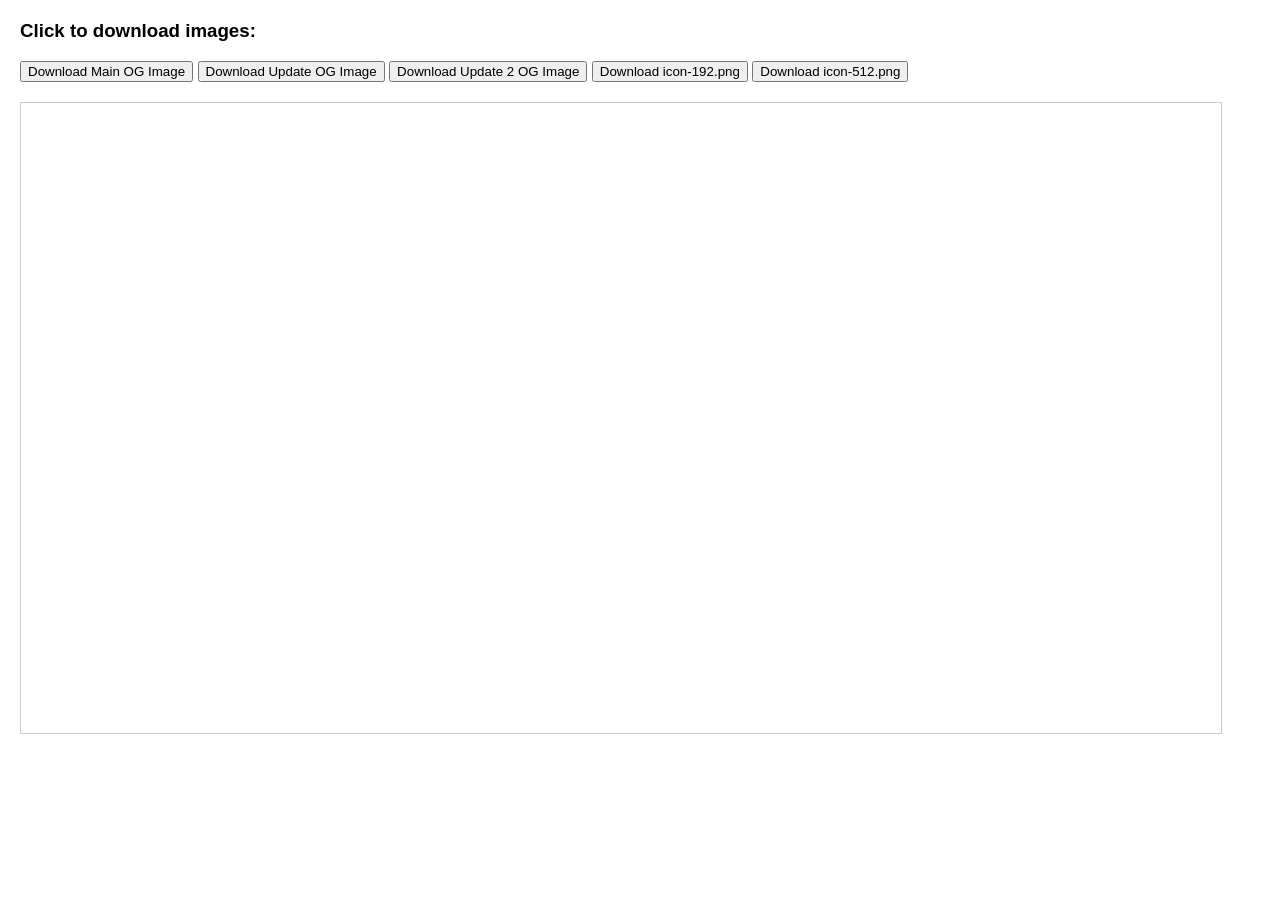
<file: generate-og.html>
<!DOCTYPE html>
<html><head><meta charset="UTF-8"><title>Generate OG Image</title></head>
<body style="margin:20px;font-family:sans-serif;">
<h3>Click to download images:</h3>
<button onclick="generateMain()">Download Main OG Image</button>
<button onclick="generateUpdate()">Download Update OG Image</button>
<button onclick="generateUpdate2()">Download Update 2 OG Image</button>
<button onclick="generateIcon(192)">Download icon-192.png</button>
<button onclick="generateIcon(512)">Download icon-512.png</button>
<canvas id="c" width="1200" height="630" style="display:block;margin-top:20px;border:1px solid #ccc;max-width:100%;"></canvas>
<script>
function generateMain() {
    var c = document.getElementById('c');
    c.width = 1200; c.height = 630;
    var ctx = c.getContext('2d');
    ctx.fillStyle = '#1A1108';
    ctx.fillRect(0, 0, 1200, 630);
    ctx.fillStyle = '#E8A317';
    ctx.fillRect(0, 590, 1200, 40);
    // Logo circle
    ctx.beginPath(); ctx.arc(600, 200, 100, 0, Math.PI * 2); ctx.fillStyle = '#1A1108'; ctx.fill();
    ctx.beginPath(); ctx.arc(600, 200, 100, 0, Math.PI * 2); ctx.strokeStyle = '#E8A317'; ctx.lineWidth = 5; ctx.stroke();
    ctx.font = '900 80px Arial'; ctx.textAlign = 'center'; ctx.fillStyle = '#FFF8E7';
    ctx.fillText('B', 572, 225); ctx.fillStyle = '#E8A317'; ctx.fillText('C', 628, 225);
    // Title
    ctx.font = '900 72px Arial'; ctx.fillStyle = '#FFF8E7';
    ctx.fillText('BabeCred', 600, 370);
    // Tagline
    ctx.font = '24px Arial'; ctx.fillStyle = '#6B6B3C';
    ctx.fillText('THE SYSTEM YOUR RELATIONSHIP ALREADY RUNS ON', 600, 420);
    // Sub
    ctx.font = '20px Arial'; ctx.fillStyle = '#CC5500';
    ctx.fillText('Track it. Plan it. Survive it.', 600, 470);
    // URL
    ctx.font = 'bold 16px Arial'; ctx.fillStyle = '#1A1108';
    ctx.fillText('BABECRED.COM', 600, 618);
    download(c, 'og-main.png');
}
function generateUpdate() {
    var c = document.getElementById('c');
    c.width = 1200; c.height = 630;
    var ctx = c.getContext('2d');
    ctx.fillStyle = '#1A1108';
    ctx.fillRect(0, 0, 1200, 630);
    ctx.fillStyle = '#E8A317';
    ctx.fillRect(0, 590, 1200, 40);
    // Header
    ctx.font = '900 48px Arial'; ctx.textAlign = 'center'; ctx.fillStyle = '#FFF8E7';
    ctx.fillText('BabeCred', 600, 70);
    ctx.font = '18px Arial'; ctx.fillStyle = '#E8A317';
    ctx.fillText('SYSTEM UPDATE', 600, 100);
    // Main title
    ctx.font = '900 56px Arial'; ctx.fillStyle = '#E8A317';
    ctx.fillText('🏀 Sports & Weather Alerts', 600, 200);
    // Features
    ctx.font = '28px Arial'; ctx.fillStyle = '#FFF8E7'; ctx.textAlign = 'left';
    var features = [
        '🏈  Patriots, Celtics, Bruins, Red Sox — auto-tracked',
        '🏆  Super Bowl, Final Four, Masters, NBA Finals',
        '⛳  Golf weather alerts when Boston hits 60°F',
        '🎮  Gaming nights when tomorrow is a day off'
    ];
    for (var i = 0; i < features.length; i++) {
        ctx.fillText(features[i], 120, 290 + i * 50);
    }
    // Bottom callout
    ctx.textAlign = 'center';
    ctx.font = 'bold 24px Arial'; ctx.fillStyle = '#CC5500';
    ctx.fillText('Plan ahead or pay the price.', 600, 540);
    ctx.font = 'bold 16px Arial'; ctx.fillStyle = '#1A1108';
    ctx.fillText('BABECRED.COM', 600, 618);
    download(c, 'og-update.png');
}
function generateUpdate2() {
    var c = document.getElementById('c');
    c.width = 1200; c.height = 630;
    var ctx = c.getContext('2d');
    ctx.fillStyle = '#1A1108';
    ctx.fillRect(0, 0, 1200, 630);
    ctx.fillStyle = '#CC5500';
    ctx.fillRect(0, 590, 1200, 40);
    // Header
    ctx.font = '900 48px Arial'; ctx.textAlign = 'center'; ctx.fillStyle = '#FFF8E7';
    ctx.fillText('BabeCred', 600, 70);
    ctx.font = '18px Arial'; ctx.fillStyle = '#E8A317';
    ctx.fillText('UPDATE #2', 600, 100);
    // Main title
    ctx.font = '900 52px Arial'; ctx.fillStyle = '#CC5500';
    ctx.fillText('👸 Babe Info Is Live', 600, 195);
    // Features
    ctx.font = '26px Arial'; ctx.fillStyle = '#FFF8E7'; ctx.textAlign = 'left';
    var features = [
        '💍  Anniversary & birthday tracking with warnings',
        '📅  Valentine\'s Day & Mother\'s Day auto-tracked',
        '🚨  Urgent alerts when you\'re cutting it close',
        '🎲  Name generator — no more excuses',
        '📱  Install as app on your phone'
    ];
    for (var i = 0; i < features.length; i++) {
        ctx.fillText(features[i], 120, 280 + i * 48);
    }
    // Bottom
    ctx.textAlign = 'center';
    ctx.font = 'bold 22px Arial'; ctx.fillStyle = '#E8A317';
    ctx.fillText('Tap 👸 to set up your dates. The system can\'t help if you don\'t.', 600, 550);
    ctx.font = 'bold 16px Arial'; ctx.fillStyle = '#1A1108';
    ctx.fillText('BABECRED.COM', 600, 618);
    download(c, 'og-update2.png');
}
function generateIcon(size) {
    var c = document.getElementById('c');
    c.width = size; c.height = size;
    var ctx = c.getContext('2d');
    var r = size / 2;
    // Dark background circle
    ctx.fillStyle = '#1A1108';
    ctx.fillRect(0, 0, size, size);
    ctx.beginPath(); ctx.arc(r, r, r * 0.92, 0, Math.PI * 2); ctx.fillStyle = '#1A1108'; ctx.fill();
    ctx.beginPath(); ctx.arc(r, r, r * 0.92, 0, Math.PI * 2); ctx.strokeStyle = '#E8A317'; ctx.lineWidth = size * 0.03; ctx.stroke();
    // BC text
    var fontSize = Math.round(size * 0.42);
    ctx.font = '900 ' + fontSize + 'px Arial';
    ctx.textAlign = 'center';
    ctx.textBaseline = 'middle';
    ctx.fillStyle = '#FFF8E7';
    ctx.fillText('B', r - size * 0.12, r);
    ctx.fillStyle = '#E8A317';
    ctx.fillText('C', r + size * 0.12, r);
    download(c, 'icon-' + size + '.png');
}
function download(canvas, name) {
    var a = document.createElement('a');
    a.href = canvas.toDataURL('image/png');
    a.download = name;
    a.click();
}
</script>
</body></html>
</file>
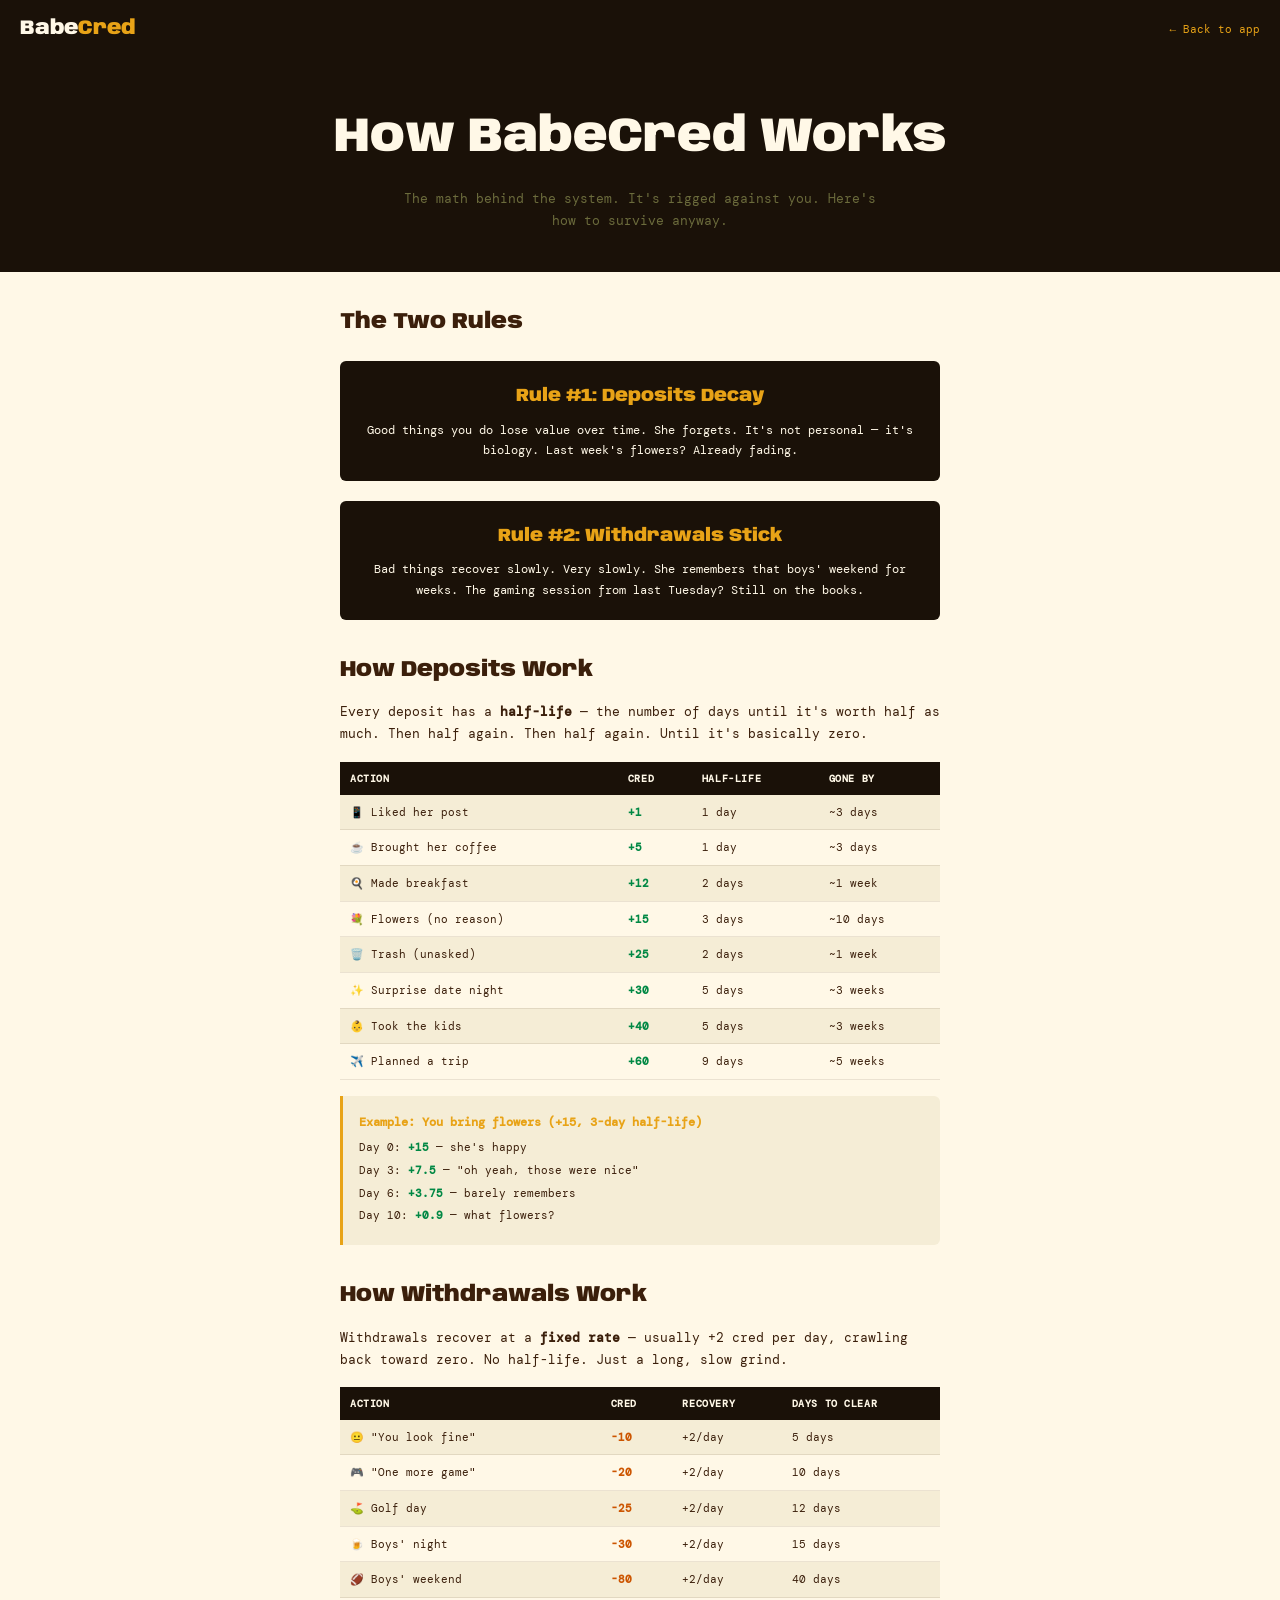
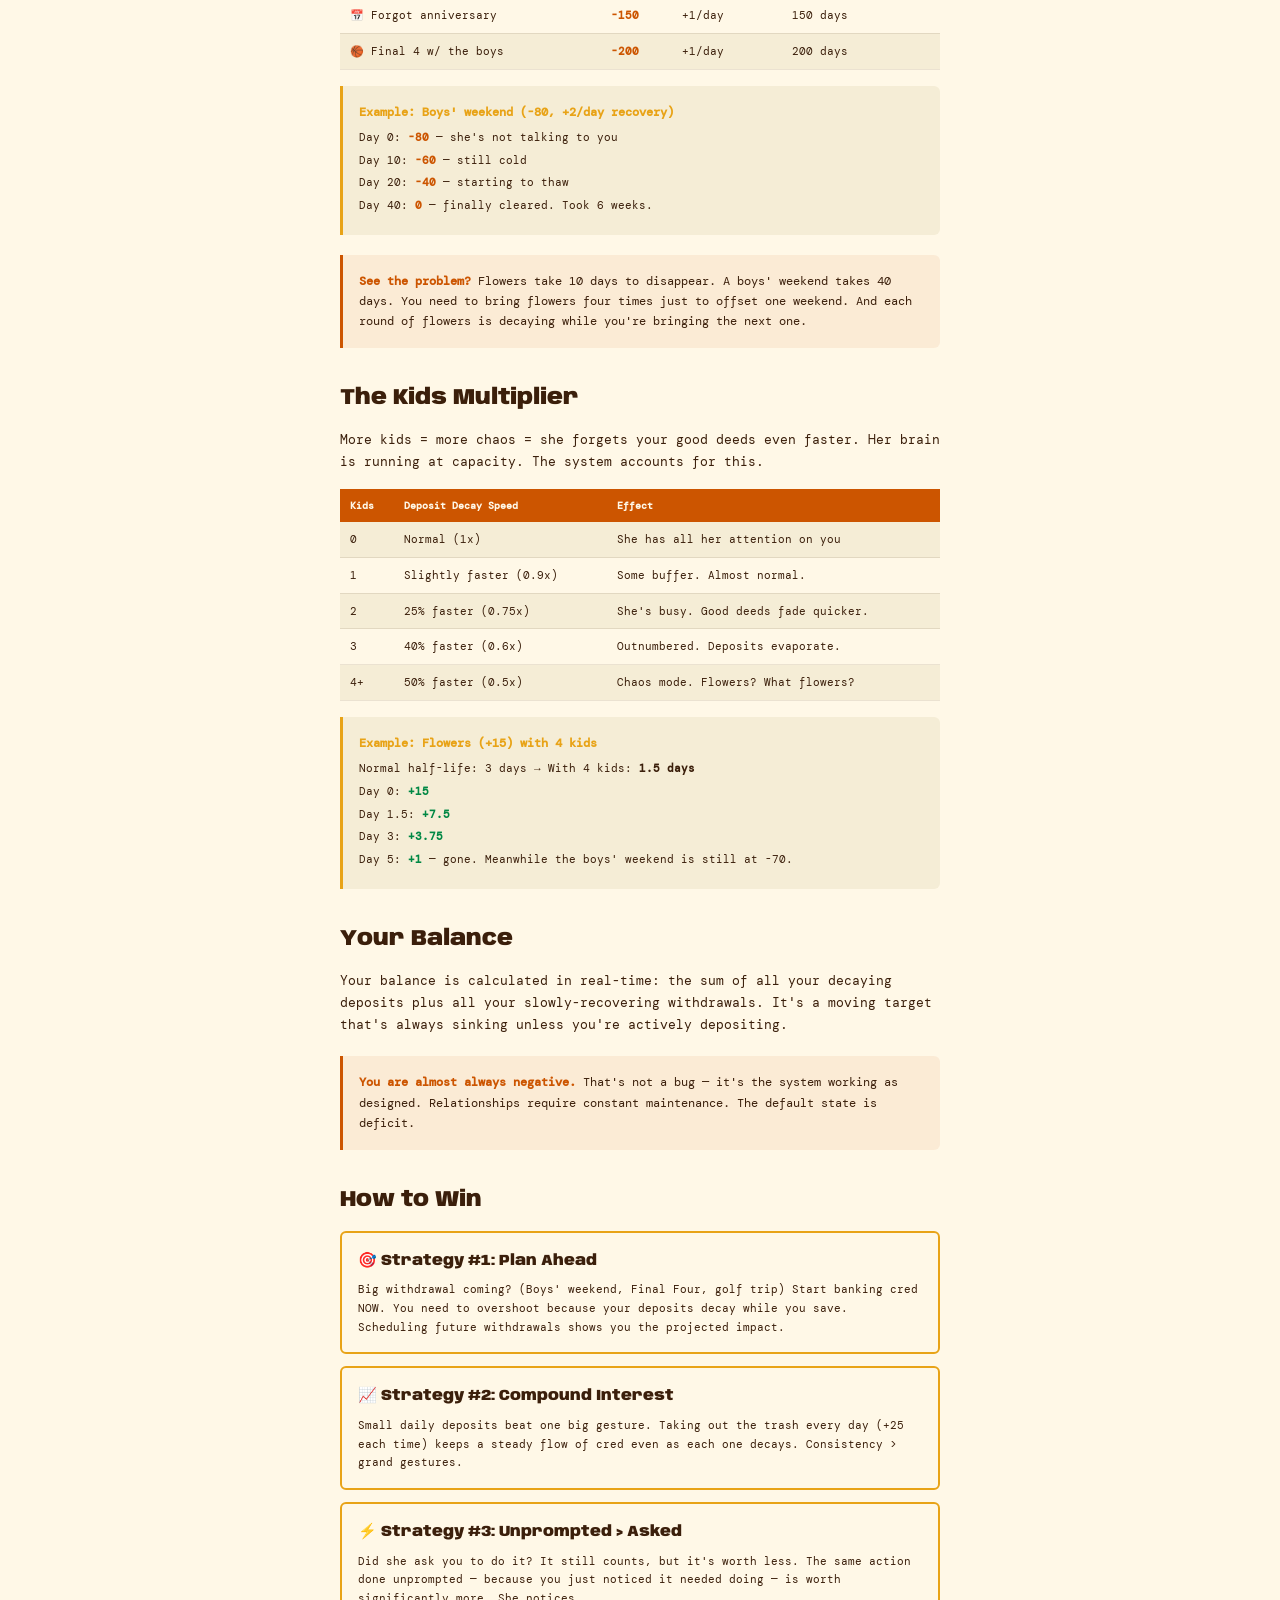
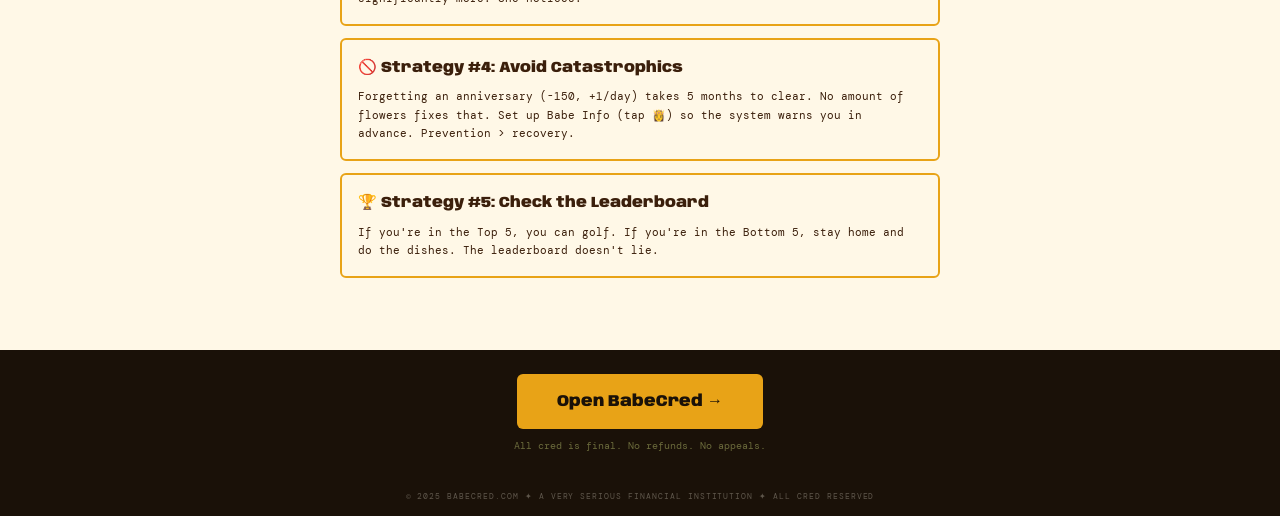
<file: how-it-works.html>
<!DOCTYPE html>
<html lang="en">
<head>
    <meta charset="UTF-8">
    <meta name="viewport" content="width=device-width, initial-scale=1.0, viewport-fit=cover">
    <title>BabeCred — How It Works</title>
    <meta property="og:title" content="BabeCred — How The System Works">
    <meta property="og:description" content="Deposits decay. Withdrawals stick. The math is rigged against you. Here's how to survive.">
    <meta property="og:image" content="https://babecred.com/og-main.png">
    <link rel="icon" type="image/svg+xml" href="logo.svg">
    <link href="https://fonts.googleapis.com/css2?family=Anybody:wght@400;700;900&family=DM+Mono:wght@300;400;500&family=Playfair+Display:ital,wght@0,400;0,700;1,400&display=swap" rel="stylesheet">
    <style>
        * { margin: 0; padding: 0; box-sizing: border-box; }
        body {
            font-family: 'DM Mono', monospace;
            background: #FFF8E7;
            color: #3B1F0B;
            line-height: 1.7;
        }
        .topbar {
            background: #1A1108;
            color: #FFF8E7;
            padding: 12px 20px;
            display: flex;
            justify-content: space-between;
            align-items: center;
        }
        .logo { font-family: 'Anybody', sans-serif; font-weight: 900; font-size: 20px; text-decoration: none; color: #FFF8E7; }
        .logo span { color: #E8A317; }
        .back-link { font-size: 11px; color: #E8A317; text-decoration: none; }
        .back-link:hover { text-decoration: underline; }

        .hero {
            background: #1A1108;
            color: #FFF8E7;
            padding: 40px 20px;
            text-align: center;
        }
        .hero h1 {
            font-family: 'Anybody', sans-serif;
            font-weight: 900;
            font-size: clamp(28px, 6vw, 48px);
            margin-bottom: 8px;
        }
        .hero p { font-size: 13px; color: #6B6B3C; max-width: 500px; margin: 0 auto; }

        .content { max-width: 640px; margin: 0 auto; padding: 32px 20px 60px; }

        h2 {
            font-family: 'Anybody', sans-serif;
            font-weight: 900;
            font-size: 22px;
            margin: 32px 0 12px;
            color: #3B1F0B;
        }
        h2:first-child { margin-top: 0; }

        p, li { font-size: 13px; margin-bottom: 12px; }
        ul { padding-left: 20px; margin-bottom: 16px; }
        li { margin-bottom: 6px; }

        .rule-box {
            background: #1A1108;
            color: #FFF8E7;
            padding: 20px;
            border-radius: 6px;
            margin: 20px 0;
            text-align: center;
        }
        .rule-box .rule-title {
            font-family: 'Anybody', sans-serif;
            font-weight: 900;
            font-size: 18px;
            color: #E8A317;
            margin-bottom: 8px;
        }
        .rule-box p { color: #FFF8E7; font-size: 12px; margin-bottom: 0; }

        .example {
            background: #F5EDD6;
            border-left: 3px solid #E8A317;
            padding: 16px;
            border-radius: 0 6px 6px 0;
            margin: 16px 0;
        }
        .example .ex-title { font-weight: 700; font-size: 12px; margin-bottom: 6px; color: #E8A317; }
        .example p { font-size: 11px; margin-bottom: 4px; }

        .decay-table {
            width: 100%;
            border-collapse: collapse;
            margin: 16px 0;
            font-size: 11px;
        }
        .decay-table th {
            background: #1A1108;
            color: #FFF8E7;
            padding: 8px 10px;
            text-align: left;
            font-size: 10px;
            text-transform: uppercase;
            letter-spacing: 0.06em;
        }
        .decay-table td {
            padding: 8px 10px;
            border-bottom: 1px solid rgba(59,31,11,0.1);
        }
        .decay-table tr:nth-child(even) { background: #F5EDD6; }
        .pos { color: #008844; font-weight: 700; }
        .neg { color: #CC5500; font-weight: 700; }

        .kids-table {
            width: 100%;
            border-collapse: collapse;
            margin: 16px 0;
            font-size: 11px;
        }
        .kids-table th {
            background: #CC5500;
            color: #FFF8E7;
            padding: 8px 10px;
            text-align: left;
            font-size: 10px;
        }
        .kids-table td { padding: 8px 10px; border-bottom: 1px solid rgba(59,31,11,0.1); }
        .kids-table tr:nth-child(even) { background: #F5EDD6; }

        .callout {
            background: rgba(204,85,0,0.08);
            border-left: 3px solid #CC5500;
            padding: 16px;
            border-radius: 0 6px 6px 0;
            margin: 20px 0;
            font-size: 12px;
        }
        .callout strong { color: #CC5500; }

        .strategy-card {
            border: 2px solid #E8A317;
            border-radius: 6px;
            padding: 16px;
            margin: 12px 0;
        }
        .strategy-card h3 {
            font-family: 'Anybody', sans-serif;
            font-size: 15px;
            font-weight: 900;
            margin-bottom: 6px;
        }
        .strategy-card p { font-size: 11px; margin-bottom: 0; }

        .cta-bar {
            background: #1A1108;
            padding: 24px 20px;
            text-align: center;
        }
        .cta-btn {
            display: inline-block;
            padding: 14px 40px;
            background: #E8A317;
            color: #1A1108;
            text-decoration: none;
            font-family: 'Anybody', sans-serif;
            font-weight: 900;
            font-size: 16px;
            border-radius: 6px;
        }
        .cta-btn:hover { background: #CC5500; color: #FFF8E7; }
        .cta-sub { font-size: 10px; color: #6B6B3C; margin-top: 8px; }

        .footer {
            background: #1A1108;
            color: rgba(255,248,231,0.3);
            padding: 12px 20px;
            text-align: center;
            font-size: 8px;
            text-transform: uppercase;
            letter-spacing: 0.12em;
        }
    </style>
</head>
<body>

<div class="topbar">
    <a href="/" class="logo">Babe<span>Cred</span></a>
    <a href="/" class="back-link">← Back to app</a>
</div>

<div class="hero">
    <h1>How BabeCred Works</h1>
    <p>The math behind the system. It's rigged against you. Here's how to survive anyway.</p>
</div>

<div class="content">

    <h2>The Two Rules</h2>

    <div class="rule-box">
        <div class="rule-title">Rule #1: Deposits Decay</div>
        <p>Good things you do lose value over time. She forgets. It's not personal — it's biology. Last week's flowers? Already fading.</p>
    </div>

    <div class="rule-box">
        <div class="rule-title">Rule #2: Withdrawals Stick</div>
        <p>Bad things recover slowly. Very slowly. She remembers that boys' weekend for weeks. The gaming session from last Tuesday? Still on the books.</p>
    </div>

    <h2>How Deposits Work</h2>

    <p>Every deposit has a <strong>half-life</strong> — the number of days until it's worth half as much. Then half again. Then half again. Until it's basically zero.</p>

    <table class="decay-table">
        <tr><th>Action</th><th>Cred</th><th>Half-Life</th><th>Gone by</th></tr>
        <tr><td>📱 Liked her post</td><td class="pos">+1</td><td>1 day</td><td>~3 days</td></tr>
        <tr><td>☕ Brought her coffee</td><td class="pos">+5</td><td>1 day</td><td>~3 days</td></tr>
        <tr><td>🍳 Made breakfast</td><td class="pos">+12</td><td>2 days</td><td>~1 week</td></tr>
        <tr><td>💐 Flowers (no reason)</td><td class="pos">+15</td><td>3 days</td><td>~10 days</td></tr>
        <tr><td>🗑️ Trash (unasked)</td><td class="pos">+25</td><td>2 days</td><td>~1 week</td></tr>
        <tr><td>✨ Surprise date night</td><td class="pos">+30</td><td>5 days</td><td>~3 weeks</td></tr>
        <tr><td>👶 Took the kids</td><td class="pos">+40</td><td>5 days</td><td>~3 weeks</td></tr>
        <tr><td>✈️ Planned a trip</td><td class="pos">+60</td><td>9 days</td><td>~5 weeks</td></tr>
    </table>

    <div class="example">
        <div class="ex-title">Example: You bring flowers (+15, 3-day half-life)</div>
        <p>Day 0: <span class="pos">+15</span> — she's happy</p>
        <p>Day 3: <span class="pos">+7.5</span> — "oh yeah, those were nice"</p>
        <p>Day 6: <span class="pos">+3.75</span> — barely remembers</p>
        <p>Day 10: <span class="pos">+0.9</span> — what flowers?</p>
    </div>

    <h2>How Withdrawals Work</h2>

    <p>Withdrawals recover at a <strong>fixed rate</strong> — usually +2 cred per day, crawling back toward zero. No half-life. Just a long, slow grind.</p>

    <table class="decay-table">
        <tr><th>Action</th><th>Cred</th><th>Recovery</th><th>Days to clear</th></tr>
        <tr><td>😐 "You look fine"</td><td class="neg">-10</td><td>+2/day</td><td>5 days</td></tr>
        <tr><td>🎮 "One more game"</td><td class="neg">-20</td><td>+2/day</td><td>10 days</td></tr>
        <tr><td>⛳ Golf day</td><td class="neg">-25</td><td>+2/day</td><td>12 days</td></tr>
        <tr><td>🍺 Boys' night</td><td class="neg">-30</td><td>+2/day</td><td>15 days</td></tr>
        <tr><td>🏈 Boys' weekend</td><td class="neg">-80</td><td>+2/day</td><td>40 days</td></tr>
        <tr><td>📅 Forgot anniversary</td><td class="neg">-150</td><td>+1/day</td><td>150 days</td></tr>
        <tr><td>🏀 Final 4 w/ the boys</td><td class="neg">-200</td><td>+1/day</td><td>200 days</td></tr>
    </table>

    <div class="example">
        <div class="ex-title">Example: Boys' weekend (-80, +2/day recovery)</div>
        <p>Day 0: <span class="neg">-80</span> — she's not talking to you</p>
        <p>Day 10: <span class="neg">-60</span> — still cold</p>
        <p>Day 20: <span class="neg">-40</span> — starting to thaw</p>
        <p>Day 40: <span class="neg">0</span> — finally cleared. Took 6 weeks.</p>
    </div>

    <div class="callout">
        <strong>See the problem?</strong> Flowers take 10 days to disappear. A boys' weekend takes 40 days. You need to bring flowers four times just to offset one weekend. And each round of flowers is decaying while you're bringing the next one.
    </div>

    <h2>The Kids Multiplier</h2>

    <p>More kids = more chaos = she forgets your good deeds even faster. Her brain is running at capacity. The system accounts for this.</p>

    <table class="kids-table">
        <tr><th>Kids</th><th>Deposit Decay Speed</th><th>Effect</th></tr>
        <tr><td>0</td><td>Normal (1x)</td><td>She has all her attention on you</td></tr>
        <tr><td>1</td><td>Slightly faster (0.9x)</td><td>Some buffer. Almost normal.</td></tr>
        <tr><td>2</td><td>25% faster (0.75x)</td><td>She's busy. Good deeds fade quicker.</td></tr>
        <tr><td>3</td><td>40% faster (0.6x)</td><td>Outnumbered. Deposits evaporate.</td></tr>
        <tr><td>4+</td><td>50% faster (0.5x)</td><td>Chaos mode. Flowers? What flowers?</td></tr>
    </table>

    <div class="example">
        <div class="ex-title">Example: Flowers (+15) with 4 kids</div>
        <p>Normal half-life: 3 days → With 4 kids: <strong>1.5 days</strong></p>
        <p>Day 0: <span class="pos">+15</span></p>
        <p>Day 1.5: <span class="pos">+7.5</span></p>
        <p>Day 3: <span class="pos">+3.75</span></p>
        <p>Day 5: <span class="pos">+1</span> — gone. Meanwhile the boys' weekend is still at -70.</p>
    </div>

    <h2>Your Balance</h2>

    <p>Your balance is calculated in real-time: the sum of all your decaying deposits plus all your slowly-recovering withdrawals. It's a moving target that's always sinking unless you're actively depositing.</p>

    <div class="callout">
        <strong>You are almost always negative.</strong> That's not a bug — it's the system working as designed. Relationships require constant maintenance. The default state is deficit.
    </div>

    <h2>How to Win</h2>

    <div class="strategy-card">
        <h3>🎯 Strategy #1: Plan Ahead</h3>
        <p>Big withdrawal coming? (Boys' weekend, Final Four, golf trip) Start banking cred NOW. You need to overshoot because your deposits decay while you save. Scheduling future withdrawals shows you the projected impact.</p>
    </div>

    <div class="strategy-card">
        <h3>📈 Strategy #2: Compound Interest</h3>
        <p>Small daily deposits beat one big gesture. Taking out the trash every day (+25 each time) keeps a steady flow of cred even as each one decays. Consistency > grand gestures.</p>
    </div>

    <div class="strategy-card">
        <h3>⚡ Strategy #3: Unprompted > Asked</h3>
        <p>Did she ask you to do it? It still counts, but it's worth less. The same action done unprompted — because you just noticed it needed doing — is worth significantly more. She notices.</p>
    </div>

    <div class="strategy-card">
        <h3>🚫 Strategy #4: Avoid Catastrophics</h3>
        <p>Forgetting an anniversary (-150, +1/day) takes 5 months to clear. No amount of flowers fixes that. Set up Babe Info (tap 👸) so the system warns you in advance. Prevention > recovery.</p>
    </div>

    <div class="strategy-card">
        <h3>🏆 Strategy #5: Check the Leaderboard</h3>
        <p>If you're in the Top 5, you can golf. If you're in the Bottom 5, stay home and do the dishes. The leaderboard doesn't lie.</p>
    </div>

</div>

<div class="cta-bar">
    <a href="/" class="cta-btn">Open BabeCred →</a>
    <div class="cta-sub">All cred is final. No refunds. No appeals.</div>
</div>

<div class="footer">
    &copy; 2025 BabeCred.com ✦ A very serious financial institution ✦ All cred reserved
</div>

</body>
</html>
</file>
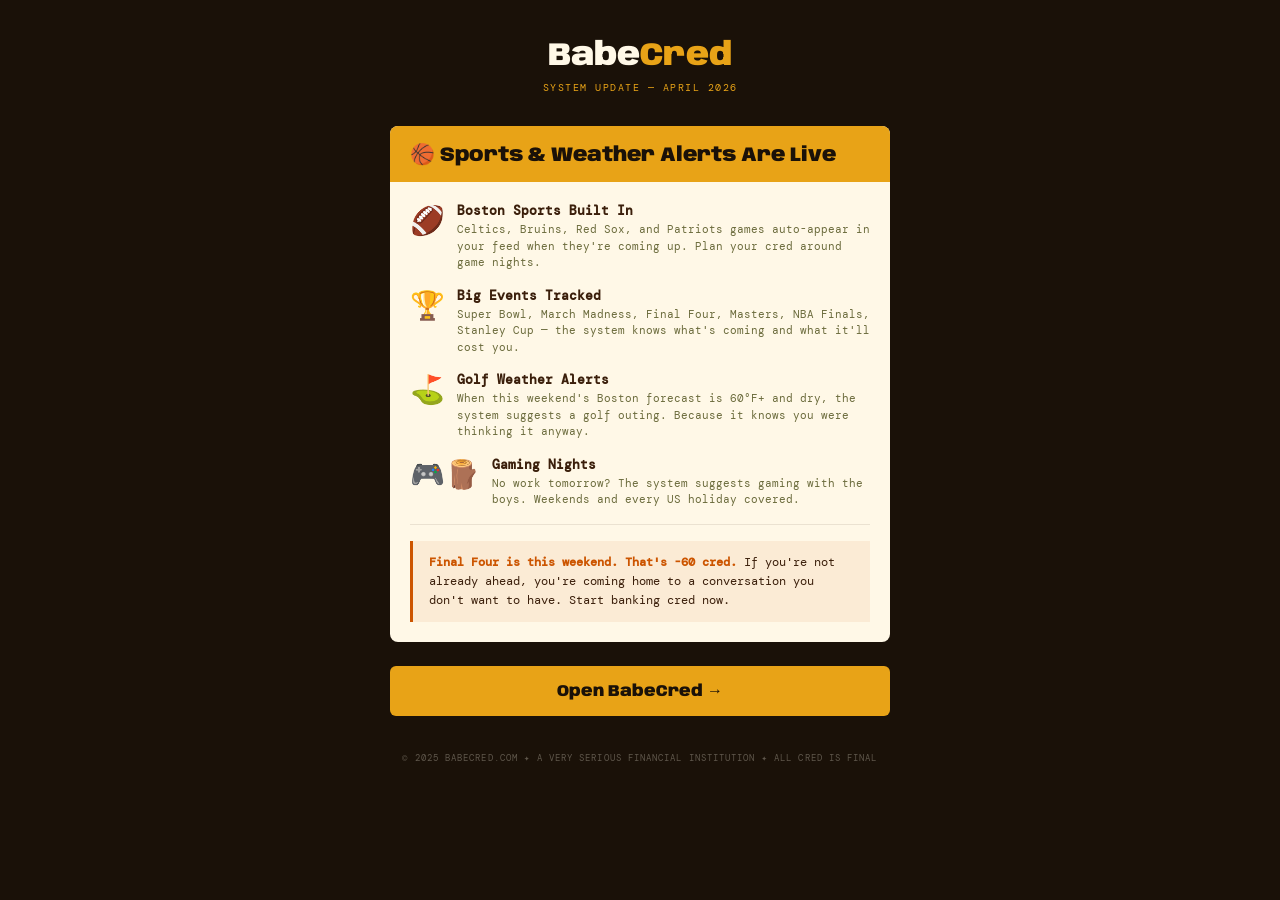
<file: update.html>
<!DOCTYPE html>
<html lang="en">
<head>
    <meta charset="UTF-8">
    <meta name="viewport" content="width=device-width, initial-scale=1.0">
    <title>BabeCred — New: Sports & Weather Alerts</title>
    <meta property="og:title" content="BabeCred — Now with Sports & Weather Alerts">
    <meta property="og:description" content="Celtics, Bruins, Sox, Pats, golf weather, and gaming nights — all built in. The system knows what's coming. Do you?">
    <meta property="og:image" content="https://babecred.com/og-update.png">
    <meta property="og:url" content="https://babecred.com/update">
    <meta name="twitter:card" content="summary">
    <meta name="twitter:title" content="BabeCred — Now with Sports & Weather Alerts">
    <meta name="twitter:description" content="The system knows when the Celtics play. Do you have enough cred?">
    <link rel="icon" type="image/svg+xml" href="logo.svg">
    <link href="https://fonts.googleapis.com/css2?family=Anybody:wght@400;700;900&family=DM+Mono:wght@300;400;500&display=swap" rel="stylesheet">
    <style>
        * { margin: 0; padding: 0; box-sizing: border-box; }
        body {
            font-family: 'DM Mono', monospace;
            background: #1A1108;
            color: #FFF8E7;
            min-height: 100vh;
            display: flex;
            flex-direction: column;
            align-items: center;
            padding: 40px 20px;
        }
        .logo { font-family: 'Anybody', sans-serif; font-weight: 900; font-size: 32px; margin-bottom: 8px; }
        .logo span { color: #E8A317; }
        .badge { font-size: 10px; color: #E8A317; text-transform: uppercase; letter-spacing: 0.15em; margin-bottom: 32px; }
        .card {
            max-width: 500px;
            width: 100%;
            background: #FFF8E7;
            color: #3B1F0B;
            border-radius: 8px;
            overflow: hidden;
            margin-bottom: 24px;
        }
        .card-header {
            background: #E8A317;
            color: #1A1108;
            padding: 16px 20px;
            font-family: 'Anybody', sans-serif;
            font-weight: 900;
            font-size: 20px;
        }
        .card-body { padding: 20px; }
        .feature {
            display: flex;
            gap: 12px;
            align-items: flex-start;
            margin-bottom: 16px;
        }
        .feature:last-child { margin-bottom: 0; }
        .feature-icon { font-size: 28px; flex-shrink: 0; }
        .feature-title { font-weight: 700; font-size: 13px; margin-bottom: 2px; }
        .feature-desc { font-size: 11px; color: #6B6B3C; line-height: 1.5; }
        .divider { height: 1px; background: rgba(59,31,11,0.1); margin: 16px 0; }
        .highlight {
            background: rgba(204,85,0,0.08);
            border-left: 3px solid #CC5500;
            padding: 12px 16px;
            font-size: 12px;
            line-height: 1.6;
            margin-top: 16px;
            color: #3B1F0B;
        }
        .highlight strong { color: #CC5500; }
        .cta {
            display: block;
            width: 100%;
            max-width: 500px;
            padding: 16px;
            background: #E8A317;
            color: #1A1108;
            text-align: center;
            text-decoration: none;
            font-family: 'Anybody', sans-serif;
            font-weight: 900;
            font-size: 16px;
            border-radius: 6px;
            transition: background 0.15s;
            margin-bottom: 16px;
        }
        .cta:hover { background: #CC5500; color: #FFF8E7; }
        .footer {
            font-size: 9px;
            color: rgba(255,248,231,0.3);
            text-transform: uppercase;
            letter-spacing: 0.12em;
            margin-top: 20px;
        }
    </style>
</head>
<body>
    <div class="logo">Babe<span>Cred</span></div>
    <div class="badge">System Update — April 2026</div>

    <div class="card">
        <div class="card-header">🏀 Sports & Weather Alerts Are Live</div>
        <div class="card-body">
            <div class="feature">
                <span class="feature-icon">🏈</span>
                <div>
                    <div class="feature-title">Boston Sports Built In</div>
                    <div class="feature-desc">Celtics, Bruins, Red Sox, and Patriots games auto-appear in your feed when they're coming up. Plan your cred around game nights.</div>
                </div>
            </div>
            <div class="feature">
                <span class="feature-icon">🏆</span>
                <div>
                    <div class="feature-title">Big Events Tracked</div>
                    <div class="feature-desc">Super Bowl, March Madness, Final Four, Masters, NBA Finals, Stanley Cup — the system knows what's coming and what it'll cost you.</div>
                </div>
            </div>
            <div class="feature">
                <span class="feature-icon">⛳</span>
                <div>
                    <div class="feature-title">Golf Weather Alerts</div>
                    <div class="feature-desc">When this weekend's Boston forecast is 60°F+ and dry, the system suggests a golf outing. Because it knows you were thinking it anyway.</div>
                </div>
            </div>
            <div class="feature">
                <span class="feature-icon">🎮🪵</span>
                <div>
                    <div class="feature-title">Gaming Nights</div>
                    <div class="feature-desc">No work tomorrow? The system suggests gaming with the boys. Weekends and every US holiday covered.</div>
                </div>
            </div>

            <div class="divider"></div>

            <div class="highlight">
                <strong>Final Four is this weekend. That's -60 cred.</strong> If you're not already ahead, you're coming home to a conversation you don't want to have. Start banking cred now.
            </div>
        </div>
    </div>

    <a href="https://babecred.com" class="cta">Open BabeCred →</a>

    <div class="footer">&copy; 2025 BabeCred.com ✦ A very serious financial institution ✦ All cred is final</div>
</body>
</html>
</file>
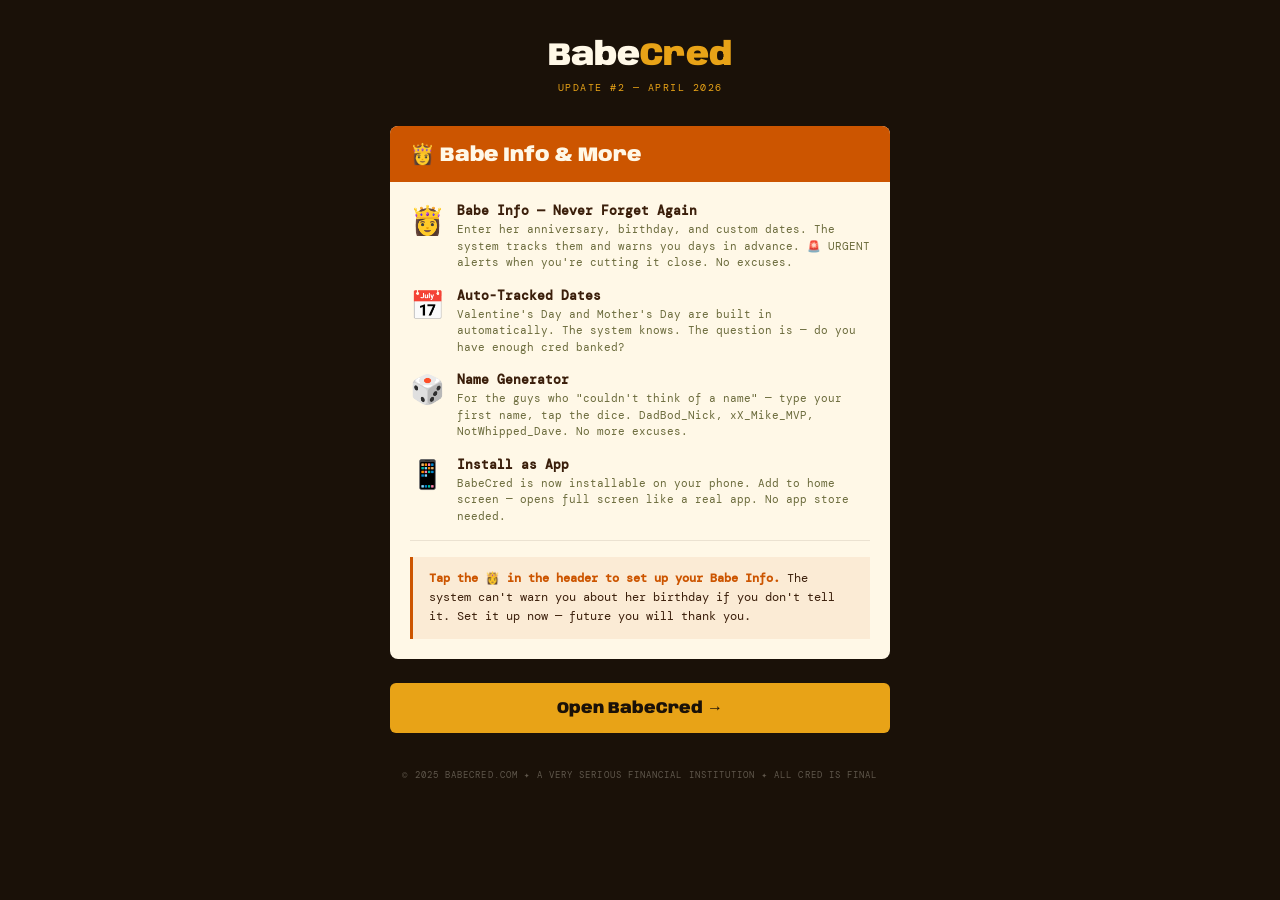
<file: update2.html>
<!DOCTYPE html>
<html lang="en">
<head>
    <meta charset="UTF-8">
    <meta name="viewport" content="width=device-width, initial-scale=1.0">
    <title>BabeCred — New: Babe Info & Name Generator</title>
    <meta property="og:title" content="BabeCred — Your Babe's Dates Are Now Tracked">
    <meta property="og:description" content="Anniversary, birthday, Valentine's — the system warns you before it's too late. Plus: name generator for the guys who couldn't pick one.">
    <meta property="og:image" content="https://babecred.com/og-update2.png">
    <meta property="og:url" content="https://babecred.com/update2">
    <meta name="twitter:card" content="summary_large_image">
    <meta name="twitter:title" content="BabeCred — Your Babe's Dates Are Now Tracked">
    <meta name="twitter:image" content="https://babecred.com/og-update2.png">
    <link rel="icon" type="image/svg+xml" href="logo.svg">
    <link href="https://fonts.googleapis.com/css2?family=Anybody:wght@400;700;900&family=DM+Mono:wght@300;400;500&display=swap" rel="stylesheet">
    <style>
        * { margin: 0; padding: 0; box-sizing: border-box; }
        body {
            font-family: 'DM Mono', monospace;
            background: #1A1108;
            color: #FFF8E7;
            min-height: 100vh;
            display: flex;
            flex-direction: column;
            align-items: center;
            padding: 40px 20px;
        }
        .logo { font-family: 'Anybody', sans-serif; font-weight: 900; font-size: 32px; margin-bottom: 8px; }
        .logo span { color: #E8A317; }
        .badge { font-size: 10px; color: #E8A317; text-transform: uppercase; letter-spacing: 0.15em; margin-bottom: 32px; }
        .card {
            max-width: 500px; width: 100%;
            background: #FFF8E7; color: #3B1F0B;
            border-radius: 8px; overflow: hidden; margin-bottom: 24px;
        }
        .card-header {
            background: #CC5500; color: #FFF8E7;
            padding: 16px 20px;
            font-family: 'Anybody', sans-serif; font-weight: 900; font-size: 20px;
        }
        .card-body { padding: 20px; }
        .feature { display: flex; gap: 12px; align-items: flex-start; margin-bottom: 16px; }
        .feature:last-child { margin-bottom: 0; }
        .feature-icon { font-size: 28px; flex-shrink: 0; }
        .feature-title { font-weight: 700; font-size: 13px; margin-bottom: 2px; }
        .feature-desc { font-size: 11px; color: #6B6B3C; line-height: 1.5; }
        .divider { height: 1px; background: rgba(59,31,11,0.1); margin: 16px 0; }
        .highlight {
            background: rgba(204,85,0,0.08); border-left: 3px solid #CC5500;
            padding: 12px 16px; font-size: 12px; line-height: 1.6; margin-top: 16px; color: #3B1F0B;
        }
        .highlight strong { color: #CC5500; }
        .cta {
            display: block; width: 100%; max-width: 500px; padding: 16px;
            background: #E8A317; color: #1A1108; text-align: center; text-decoration: none;
            font-family: 'Anybody', sans-serif; font-weight: 900; font-size: 16px;
            border-radius: 6px; transition: background 0.15s; margin-bottom: 16px;
        }
        .cta:hover { background: #CC5500; color: #FFF8E7; }
        .footer { font-size: 9px; color: rgba(255,248,231,0.3); text-transform: uppercase; letter-spacing: 0.12em; margin-top: 20px; }
    </style>
</head>
<body>
    <div class="logo">Babe<span>Cred</span></div>
    <div class="badge">Update #2 — April 2026</div>

    <div class="card">
        <div class="card-header">👸 Babe Info & More</div>
        <div class="card-body">
            <div class="feature">
                <span class="feature-icon">👸</span>
                <div>
                    <div class="feature-title">Babe Info — Never Forget Again</div>
                    <div class="feature-desc">Enter her anniversary, birthday, and custom dates. The system tracks them and warns you days in advance. 🚨 URGENT alerts when you're cutting it close. No excuses.</div>
                </div>
            </div>
            <div class="feature">
                <span class="feature-icon">📅</span>
                <div>
                    <div class="feature-title">Auto-Tracked Dates</div>
                    <div class="feature-desc">Valentine's Day and Mother's Day are built in automatically. The system knows. The question is — do you have enough cred banked?</div>
                </div>
            </div>
            <div class="feature">
                <span class="feature-icon">🎲</span>
                <div>
                    <div class="feature-title">Name Generator</div>
                    <div class="feature-desc">For the guys who "couldn't think of a name" — type your first name, tap the dice. DadBod_Nick, xX_Mike_MVP, NotWhipped_Dave. No more excuses.</div>
                </div>
            </div>
            <div class="feature">
                <span class="feature-icon">📱</span>
                <div>
                    <div class="feature-title">Install as App</div>
                    <div class="feature-desc">BabeCred is now installable on your phone. Add to home screen — opens full screen like a real app. No app store needed.</div>
                </div>
            </div>

            <div class="divider"></div>

            <div class="highlight">
                <strong>Tap the 👸 in the header to set up your Babe Info.</strong> The system can't warn you about her birthday if you don't tell it. Set it up now — future you will thank you.
            </div>
        </div>
    </div>

    <a href="https://babecred.com" class="cta">Open BabeCred →</a>

    <div class="footer">&copy; 2025 BabeCred.com ✦ A very serious financial institution ✦ All cred is final</div>
</body>
</html>
</file>
